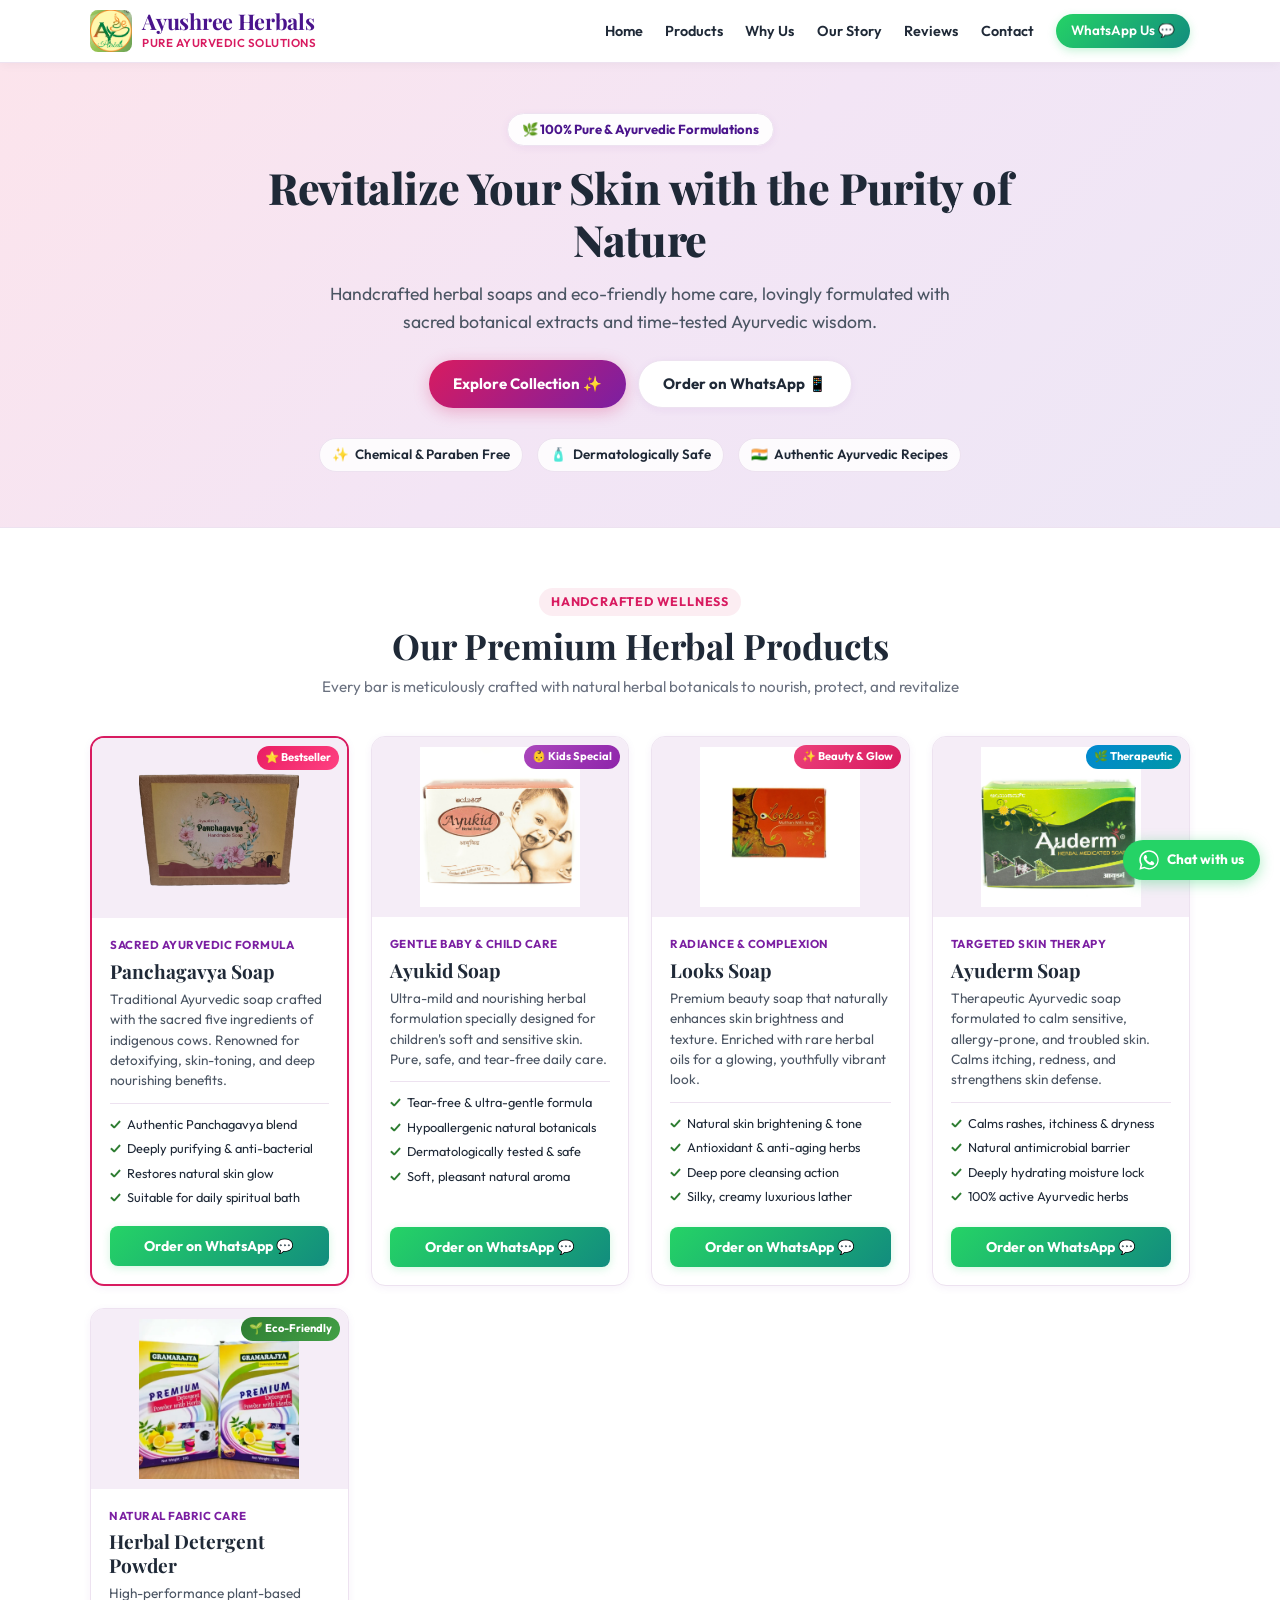
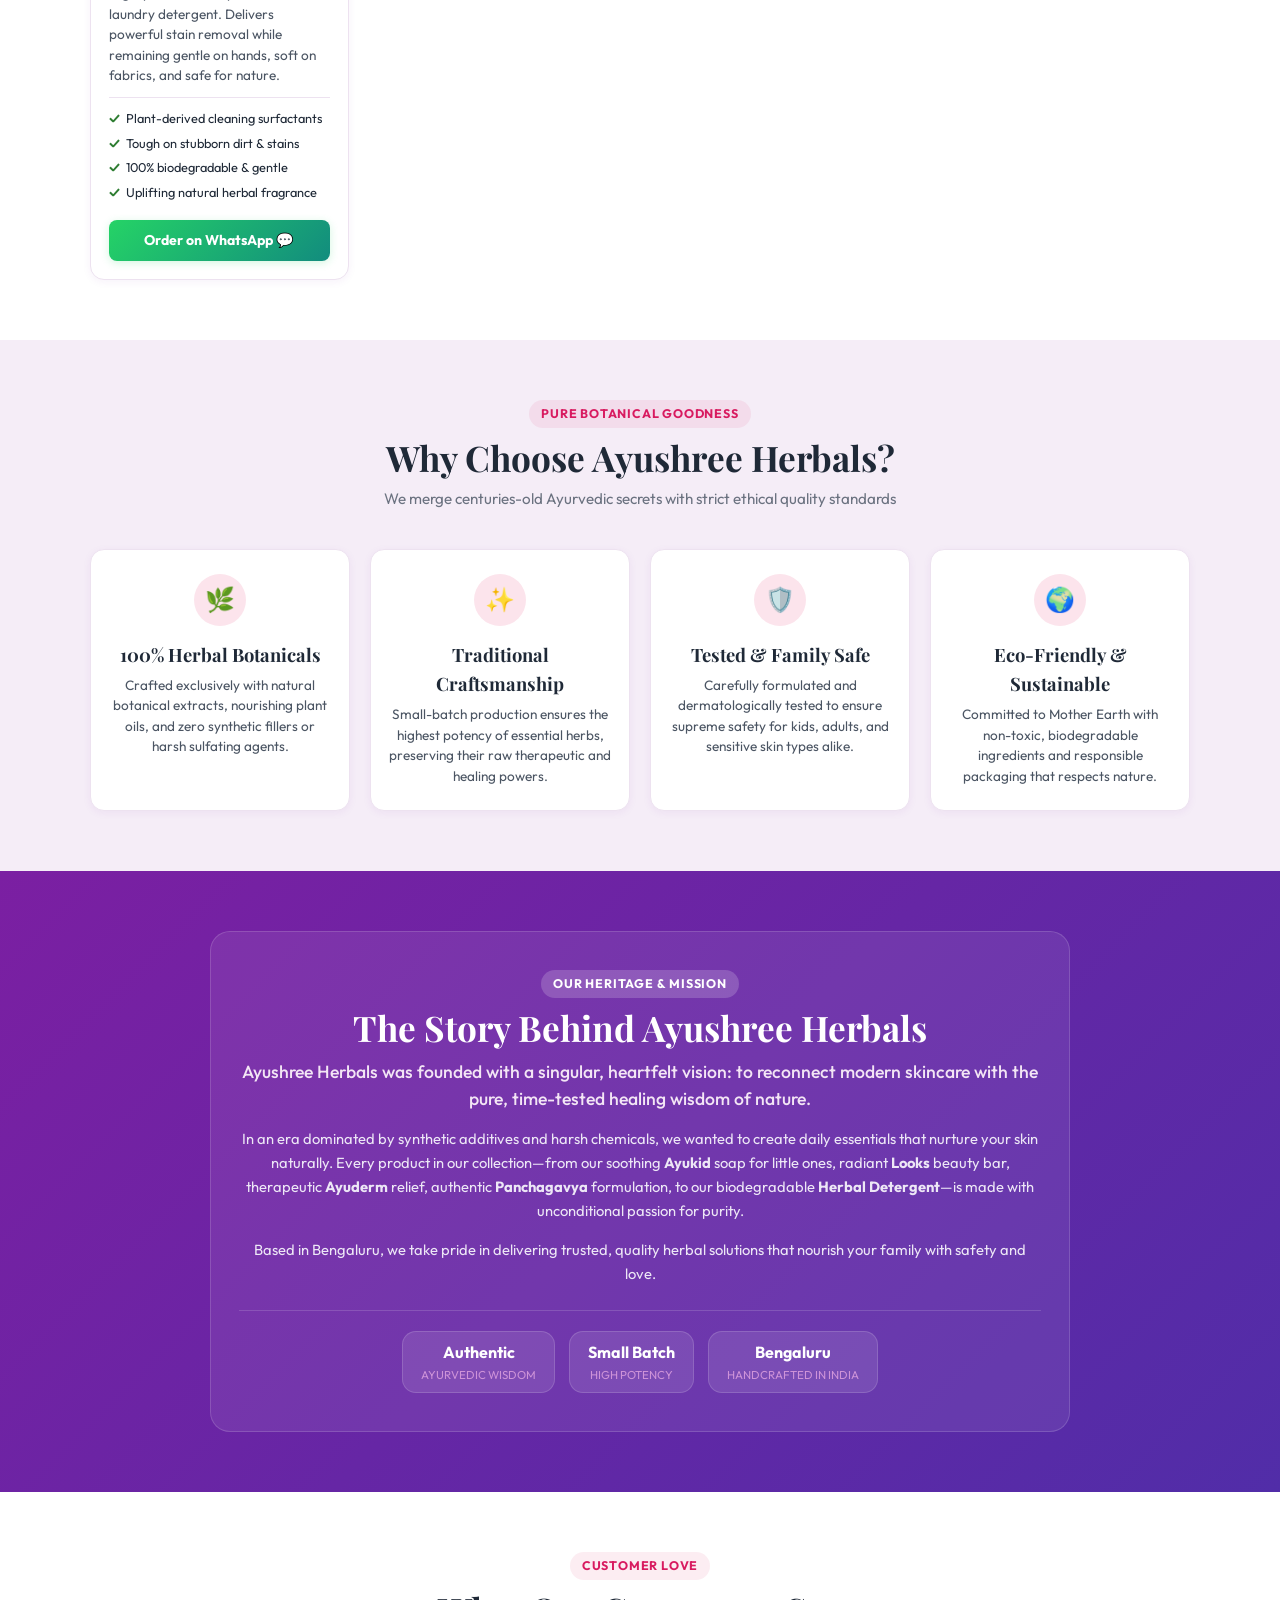
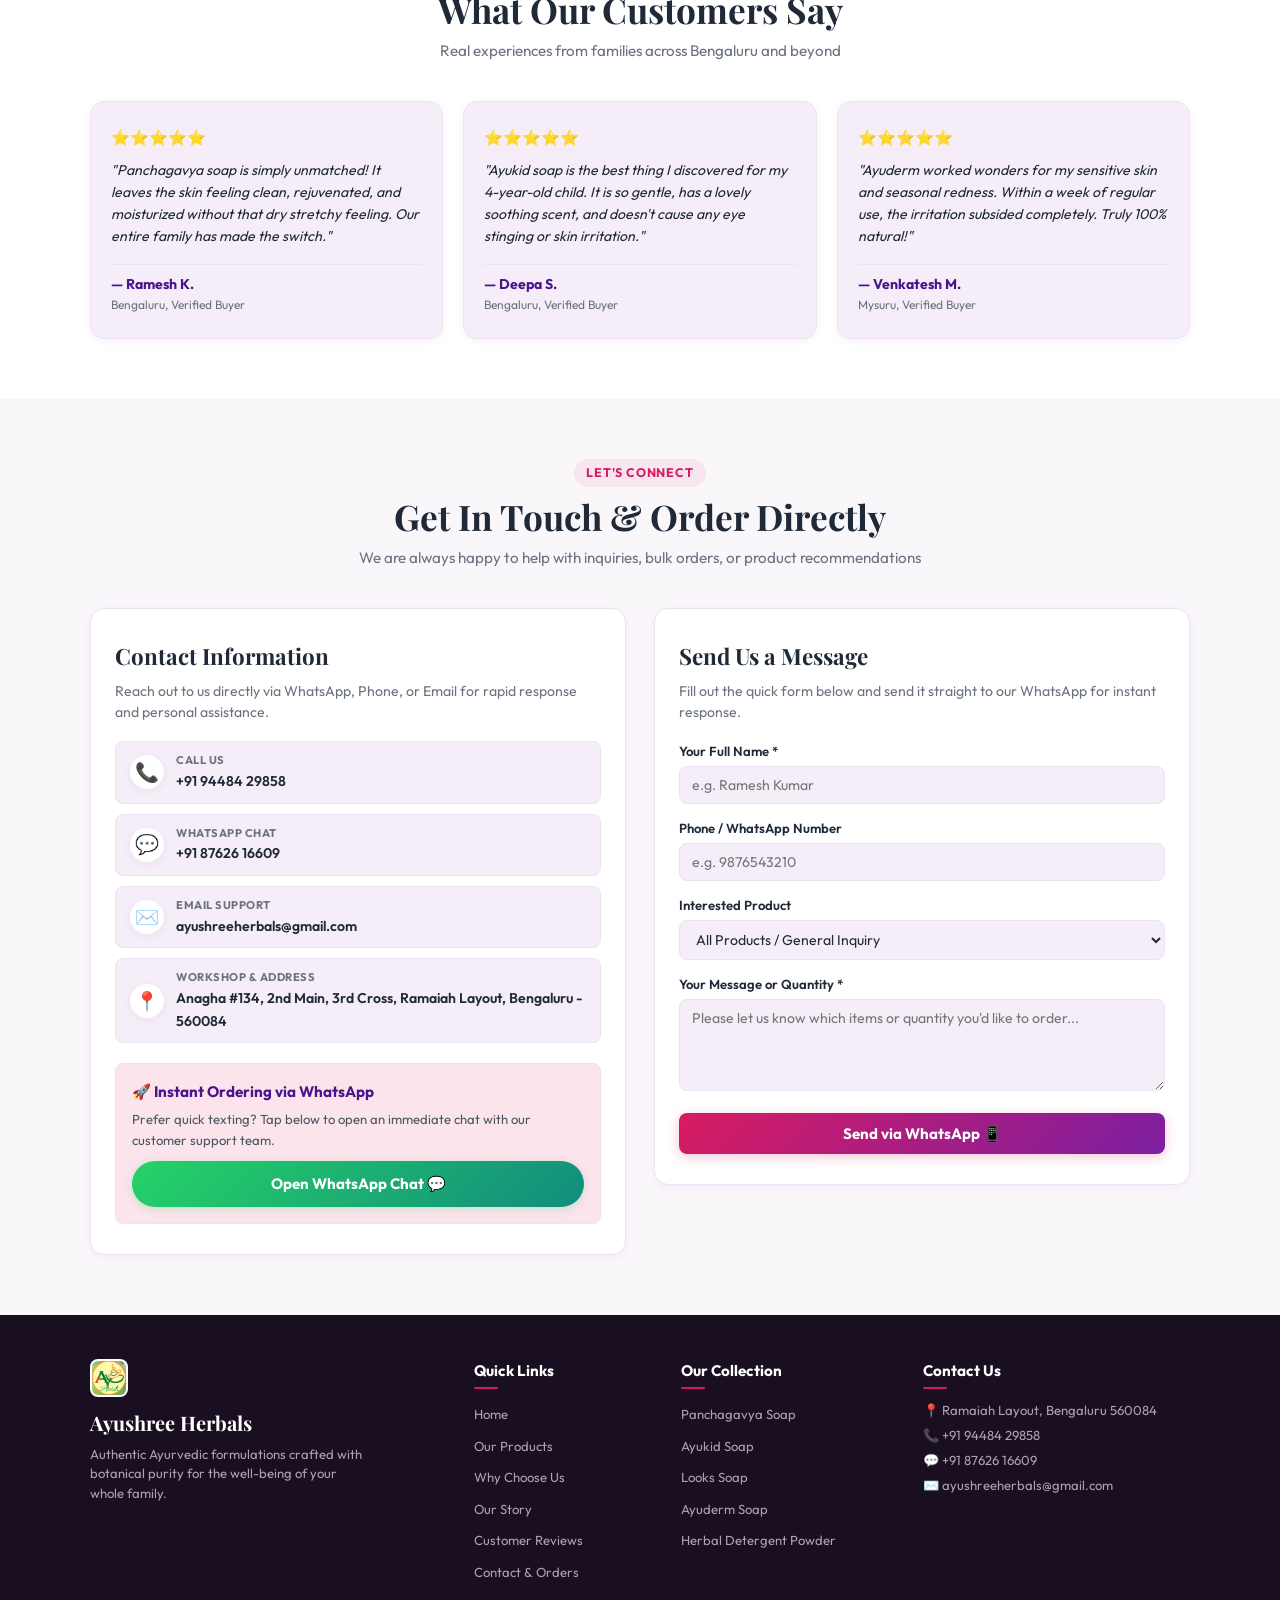
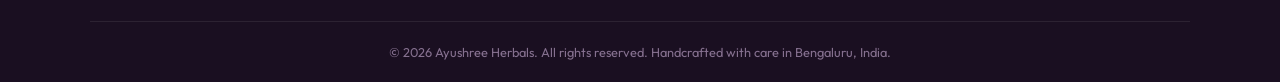
<file: index.html>
<!DOCTYPE html>
<html lang="en">

<head>
    <meta charset="UTF-8">
    <meta name="viewport" content="width=device-width, initial-scale=1.0">
    <title>Ayushree Herbals | 100% Natural Herbal Soaps & Products</title>
    <meta name="description" content="Ayushree Herbals offers handcrafted natural herbal soaps and eco-friendly products. Formulated with authentic Ayurvedic ingredients for radiant, healthy skin.">
    <meta name="keywords" content="Ayushree Herbals, Panchagavya Soap, Ayukid Soap, Ayuderm Soap, Looks Soap, Herbal Detergent, Natural Herbal Products, Ayurvedic Soap Bengaluru">
    <meta name="author" content="Ayushree Herbals">
    <link rel="canonical" href="https://ayushreeherbals.com/">
    
    <!-- Favicons -->
    <link rel="icon" type="image/png" href="favicon.png">
    <link rel="apple-touch-icon" href="apple-touch-icon.png">
    <meta name="theme-color" content="#8e24aa">
    
    <!-- Google Fonts -->
    <link rel="preconnect" href="https://fonts.googleapis.com">
    <link rel="preconnect" href="https://fonts.gstatic.com" crossorigin>
    <link href="https://fonts.googleapis.com/css2?family=Outfit:wght@300;400;500;600;700;800&family=Playfair+Display:ital,wght@0,600;0,700;0,800;1,600&display=swap" rel="stylesheet">
    
    <!-- Stylesheet -->
    <link rel="stylesheet" href="styles.css?v=4.0">
    
    <!-- Open Graph / Facebook -->
    <meta property="og:type" content="website">
    <meta property="og:url" content="https://ayushreeherbals.com/">
    <meta property="og:title" content="Ayushree Herbals | 100% Natural Herbal Soaps & Solutions">
    <meta property="og:description" content="Discover pure herbal beauty and wellness. Handcrafted natural soaps made with Ayurvedic wisdom and botanical purity.">
    <meta property="og:image" content="https://ayushreeherbals.com/images/logo.png">

    <!-- Twitter -->
    <meta property="twitter:card" content="summary_large_image">
    <meta property="twitter:url" content="https://ayushreeherbals.com/">
    <meta property="twitter:title" content="Ayushree Herbals | Pure Herbal Solutions">
    <meta property="twitter:description" content="Handcrafted natural soaps made with Ayurvedic wisdom and botanical purity.">
    <meta property="twitter:image" content="https://ayushreeherbals.com/images/logo.png">

    <!-- Structured Data / JSON-LD for SEO -->
    <script type="application/ld+json">
    {
      "@context": "https://schema.org",
      "@type": "Organization",
      "name": "Ayushree Herbals",
      "url": "https://ayushreeherbals.com",
      "logo": "https://ayushreeherbals.com/images/logo.png",
      "description": "Authentic Ayurvedic & Natural Herbal Products for skincare and home care.",
      "telephone": "+919448429858",
      "email": "ayushreeherbals@gmail.com",
      "address": {
        "@type": "PostalAddress",
        "streetAddress": "Anagha #134, 2nd Main, 3rd Cross, Ramaiah Layout",
        "addressLocality": "Bengaluru",
        "postalCode": "560084",
        "addressCountry": "IN"
      }
    }
    </script>
</head>

<body>
    <!-- Header -->
    <header id="site-header">
        <nav class="navbar container">
            <a href="#home" class="brand-link">
                <img src="images/logo.png" alt="Ayushree Herbals Logo" class="header-logo">
                <div class="logo-text">
                    <h1>Ayushree Herbals</h1>
                    <span class="tagline">Pure Ayurvedic Solutions</span>
                </div>
            </a>

            <button class="mobile-menu-toggle" id="menuToggle" aria-label="Toggle navigation menu">
                <span></span>
                <span></span>
                <span></span>
            </button>

            <ul class="nav-links" id="navLinks">
                <li><a href="#home" class="nav-item">Home</a></li>
                <li><a href="#products" class="nav-item">Products</a></li>
                <li><a href="#benefits" class="nav-item">Why Us</a></li>
                <li><a href="#about" class="nav-item">Our Story</a></li>
                <li><a href="#testimonials" class="nav-item">Reviews</a></li>
                <li><a href="#contact" class="nav-item">Contact</a></li>
                <li><a href="https://wa.me/918762616609?text=Hello%20Ayushree%20Herbals,%20I%20would%20like%20to%20inquire%20about%20your%20products." target="_blank" rel="noopener noreferrer" class="nav-cta-btn">WhatsApp Us 💬</a></li>
            </ul>
        </nav>
    </header>

    <main>
        <!-- Hero Section -->
        <section id="home" class="hero">
            <div class="hero-decor decor-1"></div>
            <div class="hero-decor decor-2"></div>
            <div class="container hero-container">
                <div class="hero-content">
                    <div class="hero-badge">🌿 100% Pure & Ayurvedic Formulations</div>
                    <h2>Revitalize Your Skin with the Purity of Nature</h2>
                    <p>Handcrafted herbal soaps and eco-friendly home care, lovingly formulated with sacred botanical extracts and time-tested Ayurvedic wisdom.</p>
                    <div class="hero-actions">
                        <a href="#products" class="cta-button primary-btn">Explore Collection ✨</a>
                        <a href="https://wa.me/918762616609?text=Hello%20Ayushree%20Herbals,%20I%20would%20like%20to%20place%20an%20order." target="_blank" rel="noopener noreferrer" class="cta-button secondary-btn">Order on WhatsApp 📱</a>
                    </div>

                    <div class="trust-highlights">
                        <div class="highlight-item">
                            <span class="highlight-icon">✨</span>
                            <span class="highlight-text">Chemical & Paraben Free</span>
                        </div>
                        <div class="highlight-item">
                            <span class="highlight-icon">🧴</span>
                            <span class="highlight-text">Dermatologically Safe</span>
                        </div>
                        <div class="highlight-item">
                            <span class="highlight-icon">🇮🇳</span>
                            <span class="highlight-text">Authentic Ayurvedic Recipes</span>
                        </div>
                    </div>
                </div>
            </div>
        </section>

        <!-- Products Section -->
        <section id="products" class="products">
            <div class="container">
                <div class="section-header">
                    <span class="section-tag">Handcrafted Wellness</span>
                    <h2 class="section-title">Our Premium Herbal Products</h2>
                    <p class="section-subtitle">Every bar is meticulously crafted with natural herbal botanicals to nourish, protect, and revitalize</p>
                </div>

                <div class="product-grid">
                    <!-- Product 1: Panchagavya Soap -->
                    <div class="product-card featured">
                        <div class="product-image panchagavya">
                            <img src="images/panchagavya.png" alt="Panchagavya Soap - Traditional Ayurvedic Soap" loading="lazy">
                            <span class="product-badge bestseller">⭐ Bestseller</span>
                        </div>
                        <div class="product-info">
                            <span class="product-category">Sacred Ayurvedic Formula</span>
                            <h3>Panchagavya Soap</h3>
                            <p class="product-description">Traditional Ayurvedic soap crafted with the sacred five ingredients of indigenous cows. Renowned for detoxifying, skin-toning, and deep nourishing benefits.</p>
                            <ul class="product-features">
                                <li><span>✓</span> Authentic Panchagavya blend</li>
                                <li><span>✓</span> Deeply purifying & anti-bacterial</li>
                                <li><span>✓</span> Restores natural skin glow</li>
                                <li><span>✓</span> Suitable for daily spiritual bath</li>
                            </ul>
                            <div class="product-footer">
                                <a href="https://wa.me/918762616609?text=Hi%20Ayushree%20Herbals,%20I%20am%20interested%20in%20ordering%20the%20Panchagavya%20Soap.%20Please%20share%20price%20and%20details." target="_blank" rel="noopener noreferrer" class="buy-button">
                                    Order on WhatsApp 💬
                                </a>
                            </div>
                        </div>
                    </div>

                    <!-- Product 2: Ayukid Soap -->
                    <div class="product-card">
                        <div class="product-image ayukid">
                            <img src="images/ayukid.jpeg" alt="Ayukid Soap - Kids Special Gentle Formula" loading="lazy">
                            <span class="product-badge kids">👶 Kids Special</span>
                        </div>
                        <div class="product-info">
                            <span class="product-category">Gentle Baby & Child Care</span>
                            <h3>Ayukid Soap</h3>
                            <p class="product-description">Ultra-mild and nourishing herbal formulation specially designed for children's soft and sensitive skin. Pure, safe, and tear-free daily care.</p>
                            <ul class="product-features">
                                <li><span>✓</span> Tear-free & ultra-gentle formula</li>
                                <li><span>✓</span> Hypoallergenic natural botanicals</li>
                                <li><span>✓</span> Dermatologically tested & safe</li>
                                <li><span>✓</span> Soft, pleasant natural aroma</li>
                            </ul>
                            <div class="product-footer">
                                <a href="https://wa.me/918762616609?text=Hi%20Ayushree%20Herbals,%20I%20am%20interested%20in%20ordering%20the%20Ayukid%20Soap.%20Please%20share%20price%20and%20details." target="_blank" rel="noopener noreferrer" class="buy-button">
                                    Order on WhatsApp 💬
                                </a>
                            </div>
                        </div>
                    </div>

                    <!-- Product 3: Looks Soap -->
                    <div class="product-card">
                        <div class="product-image looks">
                            <img src="images/looks.webp" alt="Looks Soap - Glow & Beauty" loading="lazy">
                            <span class="product-badge beauty">✨ Beauty & Glow</span>
                        </div>
                        <div class="product-info">
                            <span class="product-category">Radiance & Complexion</span>
                            <h3>Looks Soap</h3>
                            <p class="product-description">Premium beauty soap that naturally enhances skin brightness and texture. Enriched with rare herbal oils for a glowing, youthfully vibrant look.</p>
                            <ul class="product-features">
                                <li><span>✓</span> Natural skin brightening & tone</li>
                                <li><span>✓</span> Antioxidant & anti-aging herbs</li>
                                <li><span>✓</span> Deep pore cleansing action</li>
                                <li><span>✓</span> Silky, creamy luxurious lather</li>
                            </ul>
                            <div class="product-footer">
                                <a href="https://wa.me/918762616609?text=Hi%20Ayushree%20Herbals,%20I%20am%20interested%20in%20ordering%20the%20Looks%20Soap.%20Please%20share%20price%20and%20details." target="_blank" rel="noopener noreferrer" class="buy-button">
                                    Order on WhatsApp 💬
                                </a>
                            </div>
                        </div>
                    </div>

                    <!-- Product 4: Ayuderm Soap -->
                    <div class="product-card">
                        <div class="product-image ayuderm">
                            <img src="images/ayuderm.jpeg" alt="Ayuderm Soap - Therapeutic Skin Care" loading="lazy">
                            <span class="product-badge therapeutic">🌿 Therapeutic</span>
                        </div>
                        <div class="product-info">
                            <span class="product-category">Targeted Skin Therapy</span>
                            <h3>Ayuderm Soap</h3>
                            <p class="product-description">Therapeutic Ayurvedic soap formulated to calm sensitive, allergy-prone, and troubled skin. Calms itching, redness, and strengthens skin defense.</p>
                            <ul class="product-features">
                                <li><span>✓</span> Calms rashes, itchiness & dryness</li>
                                <li><span>✓</span> Natural antimicrobial barrier</li>
                                <li><span>✓</span> Deeply hydrating moisture lock</li>
                                <li><span>✓</span> 100% active Ayurvedic herbs</li>
                            </ul>
                            <div class="product-footer">
                                <a href="https://wa.me/918762616609?text=Hi%20Ayushree%20Herbals,%20I%20am%20interested%20in%20ordering%20the%20Ayuderm%20Soap.%20Please%20share%20price%20and%20details." target="_blank" rel="noopener noreferrer" class="buy-button">
                                    Order on WhatsApp 💬
                                </a>
                            </div>
                        </div>
                    </div>

                    <!-- Product 5: Herbal Detergent Powder -->
                    <div class="product-card">
                        <div class="product-image detergent">
                            <img src="images/detergent.webp" alt="Herbal Detergent Powder - Eco Friendly" loading="lazy">
                            <span class="product-badge eco">🌱 Eco-Friendly</span>
                        </div>
                        <div class="product-info">
                            <span class="product-category">Natural Fabric Care</span>
                            <h3>Herbal Detergent Powder</h3>
                            <p class="product-description">High-performance plant-based laundry detergent. Delivers powerful stain removal while remaining gentle on hands, soft on fabrics, and safe for nature.</p>
                            <ul class="product-features">
                                <li><span>✓</span> Plant-derived cleaning surfactants</li>
                                <li><span>✓</span> Tough on stubborn dirt & stains</li>
                                <li><span>✓</span> 100% biodegradable & gentle</li>
                                <li><span>✓</span> Uplifting natural herbal fragrance</li>
                            </ul>
                            <div class="product-footer">
                                <a href="https://wa.me/918762616609?text=Hi%20Ayushree%20Herbals,%20I%20am%20interested%20in%20ordering%20the%20Herbal%20Detergent%20Powder.%20Please%20share%20price%20and%20details." target="_blank" rel="noopener noreferrer" class="buy-button">
                                    Order on WhatsApp 💬
                                </a>
                            </div>
                        </div>
                    </div>
                </div>
            </div>
        </section>

        <!-- Benefits / Why Choose Us Section -->
        <section id="benefits" class="benefits">
            <div class="container">
                <div class="section-header">
                    <span class="section-tag">Pure Botanical Goodness</span>
                    <h2 class="section-title">Why Choose Ayushree Herbals?</h2>
                    <p class="section-subtitle">We merge centuries-old Ayurvedic secrets with strict ethical quality standards</p>
                </div>

                <div class="benefits-grid">
                    <div class="benefit-card">
                        <div class="benefit-icon-wrapper">
                            <span class="benefit-icon">🌿</span>
                        </div>
                        <h3>100% Herbal Botanicals</h3>
                        <p>Crafted exclusively with natural botanical extracts, nourishing plant oils, and zero synthetic fillers or harsh sulfating agents.</p>
                    </div>

                    <div class="benefit-card">
                        <div class="benefit-icon-wrapper">
                            <span class="benefit-icon">✨</span>
                        </div>
                        <h3>Traditional Craftsmanship</h3>
                        <p>Small-batch production ensures the highest potency of essential herbs, preserving their raw therapeutic and healing powers.</p>
                    </div>

                    <div class="benefit-card">
                        <div class="benefit-icon-wrapper">
                            <span class="benefit-icon">🛡️</span>
                        </div>
                        <h3>Tested & Family Safe</h3>
                        <p>Carefully formulated and dermatologically tested to ensure supreme safety for kids, adults, and sensitive skin types alike.</p>
                    </div>

                    <div class="benefit-card">
                        <div class="benefit-icon-wrapper">
                            <span class="benefit-icon">🌍</span>
                        </div>
                        <h3>Eco-Friendly & Sustainable</h3>
                        <p>Committed to Mother Earth with non-toxic, biodegradable ingredients and responsible packaging that respects nature.</p>
                    </div>
                </div>
            </div>
        </section>

        <!-- About Story Section -->
        <section id="about" class="about">
            <div class="container about-container">
                <div class="about-card">
                    <div class="about-content">
                        <span class="section-tag light-tag">Our Heritage & Mission</span>
                        <h2 class="section-title light-title">The Story Behind Ayushree Herbals</h2>
                        <p class="about-lead">
                            Ayushree Herbals was founded with a singular, heartfelt vision: to reconnect modern skincare with the pure, time-tested healing wisdom of nature.
                        </p>
                        <p class="about-text">
                            In an era dominated by synthetic additives and harsh chemicals, we wanted to create daily essentials that nurture your skin naturally. Every product in our collection—from our soothing <strong>Ayukid</strong> soap for little ones, radiant <strong>Looks</strong> beauty bar, therapeutic <strong>Ayuderm</strong> relief, authentic <strong>Panchagavya</strong> formulation, to our biodegradable <strong>Herbal Detergent</strong>—is made with unconditional passion for purity.
                        </p>
                        <p class="about-text">
                            Based in Bengaluru, we take pride in delivering trusted, quality herbal solutions that nourish your family with safety and love.
                        </p>
                        <div class="about-badges">
                            <div class="about-badge-item">
                                <strong>Authentic</strong>
                                <span>Ayurvedic Wisdom</span>
                            </div>
                            <div class="about-badge-item">
                                <strong>Small Batch</strong>
                                <span>High Potency</span>
                            </div>
                            <div class="about-badge-item">
                                <strong>Bengaluru</strong>
                                <span>Handcrafted in India</span>
                            </div>
                        </div>
                    </div>
                </div>
            </div>
        </section>

        <!-- Testimonials Section -->
        <section id="testimonials" class="testimonials">
            <div class="container">
                <div class="section-header">
                    <span class="section-tag">Customer Love</span>
                    <h2 class="section-title">What Our Customers Say</h2>
                    <p class="section-subtitle">Real experiences from families across Bengaluru and beyond</p>
                </div>

                <div class="testimonials-grid">
                    <div class="testimonial-card">
                        <div class="testimonial-rating">⭐⭐⭐⭐⭐</div>
                        <p class="testimonial-text">"Panchagavya soap is simply unmatched! It leaves the skin feeling clean, rejuvenated, and moisturized without that dry stretchy feeling. Our entire family has made the switch."</p>
                        <div class="testimonial-author">
                            <strong>— Ramesh K.</strong>
                            <span>Bengaluru, Verified Buyer</span>
                        </div>
                    </div>

                    <div class="testimonial-card">
                        <div class="testimonial-rating">⭐⭐⭐⭐⭐</div>
                        <p class="testimonial-text">"Ayukid soap is the best thing I discovered for my 4-year-old child. It is so gentle, has a lovely soothing scent, and doesn't cause any eye stinging or skin irritation."</p>
                        <div class="testimonial-author">
                            <strong>— Deepa S.</strong>
                            <span>Bengaluru, Verified Buyer</span>
                        </div>
                    </div>

                    <div class="testimonial-card">
                        <div class="testimonial-rating">⭐⭐⭐⭐⭐</div>
                        <p class="testimonial-text">"Ayuderm worked wonders for my sensitive skin and seasonal redness. Within a week of regular use, the irritation subsided completely. Truly 100% natural!"</p>
                        <div class="testimonial-author">
                            <strong>— Venkatesh M.</strong>
                            <span>Mysuru, Verified Buyer</span>
                        </div>
                    </div>
                </div>
            </div>
        </section>

        <!-- Contact & Order Section -->
        <section id="contact" class="contact">
            <div class="container">
                <div class="section-header">
                    <span class="section-tag">Let's Connect</span>
                    <h2 class="section-title">Get In Touch & Order Directly</h2>
                    <p class="section-subtitle">We are always happy to help with inquiries, bulk orders, or product recommendations</p>
                </div>

                <div class="contact-content">
                    <div class="contact-info">
                        <h3>Contact Information</h3>
                        <p class="contact-intro">Reach out to us directly via WhatsApp, Phone, or Email for rapid response and personal assistance.</p>
                        
                        <div class="info-list">
                            <a href="tel:9448429858" class="info-item">
                                <div class="info-icon">📞</div>
                                <div class="info-text">
                                    <span class="info-label">Call Us</span>
                                    <span class="info-val">+91 94484 29858</span>
                                </div>
                            </a>

                            <a href="https://wa.me/918762616609" target="_blank" rel="noopener noreferrer" class="info-item">
                                <div class="info-icon">💬</div>
                                <div class="info-text">
                                    <span class="info-label">WhatsApp Chat</span>
                                    <span class="info-val">+91 87626 16609</span>
                                </div>
                            </a>

                            <a href="mailto:ayushreeherbals@gmail.com" class="info-item">
                                <div class="info-icon">✉️</div>
                                <div class="info-text">
                                    <span class="info-label">Email Support</span>
                                    <span class="info-val">ayushreeherbals@gmail.com</span>
                                </div>
                            </a>

                            <div class="info-item location-item">
                                <div class="info-icon">📍</div>
                                <div class="info-text">
                                    <span class="info-label">Workshop & Address</span>
                                    <span class="info-val">Anagha #134, 2nd Main, 3rd Cross, Ramaiah Layout, Bengaluru - 560084</span>
                                </div>
                            </div>
                        </div>

                        <div class="quick-order-card">
                            <h4>🚀 Instant Ordering via WhatsApp</h4>
                            <p>Prefer quick texting? Tap below to open an immediate chat with our customer support team.</p>
                            <a href="https://wa.me/918762616609?text=Hello%20Ayushree%20Herbals,%20I%20would%20like%20to%20order%20products." target="_blank" rel="noopener noreferrer" class="cta-button full-btn">
                                Open WhatsApp Chat 💬
                            </a>
                        </div>
                    </div>

                    <div class="contact-form-container">
                        <h3>Send Us a Message</h3>
                        <p class="form-subtext">Fill out the quick form below and send it straight to our WhatsApp for instant response.</p>
                        <form id="contactForm" class="contact-form">
                            <div class="form-group">
                                <label for="name">Your Full Name *</label>
                                <input type="text" id="name" placeholder="e.g. Ramesh Kumar" required>
                            </div>

                            <div class="form-group">
                                <label for="phone">Phone / WhatsApp Number</label>
                                <input type="tel" id="phone" placeholder="e.g. 9876543210">
                            </div>

                            <div class="form-group">
                                <label for="productSelect">Interested Product</label>
                                <select id="productSelect">
                                    <option value="All Products / General Inquiry">All Products / General Inquiry</option>
                                    <option value="Panchagavya Soap">Panchagavya Soap (Bestseller)</option>
                                    <option value="Ayukid Soap">Ayukid Soap (Kids Special)</option>
                                    <option value="Looks Soap">Looks Soap (Beauty & Glow)</option>
                                    <option value="Ayuderm Soap">Ayuderm Soap (Therapeutic Care)</option>
                                    <option value="Herbal Detergent Powder">Herbal Detergent Powder</option>
                                    <option value="Bulk / Distributor Order">Bulk / Distributor Order</option>
                                </select>
                            </div>

                            <div class="form-group">
                                <label for="message">Your Message or Quantity *</label>
                                <textarea id="message" placeholder="Please let us know which items or quantity you'd like to order..." rows="4" required></textarea>
                            </div>

                            <button type="submit" class="submit-button">
                                <span>Send via WhatsApp 📱</span>
                            </button>
                        </form>
                    </div>
                </div>
            </div>
        </section>
    </main>

    <!-- Floating WhatsApp Action -->
    <aside class="floating-whatsapp" aria-label="WhatsApp Quick Contact">
        <a href="https://wa.me/918762616609?text=Hello%20Ayushree%20Herbals,%20I%20would%20like%20to%20know%20more%20about%20your%20herbal%20products." target="_blank" rel="noopener noreferrer" class="whatsapp-btn" title="Chat on WhatsApp">
            <svg viewBox="0 0 32 32" class="wa-icon" fill="currentColor">
                <path d="M16 0.5C7.4 0.5 0.5 7.4 0.5 16c0 2.8 0.7 5.4 2 7.7L0.6 31.4l7.9-2.1c2.2 1.2 4.7 1.8 7.5 1.8 8.6 0 15.5-6.9 15.5-15.5S24.6 0.5 16 0.5zm0 28.3c-2.4 0-4.6-0.6-6.6-1.8l-0.5-0.3-4.9 1.3 1.3-4.8-0.3-0.5c-1.3-2-2-4.4-2-6.8 0-7.3 5.9-13.2 13.2-13.2 7.3 0 13.2 5.9 13.2 13.2 0 7.3-6 13.1-13.4 13.1zm7.2-9.9c-0.4-0.2-2.3-1.1-2.7-1.3s-0.6-0.2-0.9 0.2c-0.3 0.4-1.1 1.3-1.3 1.6s-0.5 0.3-0.9 0.1c-0.4-0.2-1.7-0.6-3.3-2-1.2-1.1-2-2.4-2.3-2.8s0-0.6 0.2-0.8c0.2-0.2 0.4-0.5 0.6-0.7s0.3-0.4 0.4-0.7c0.1-0.3 0.1-0.5 0-0.7s-0.9-2.2-1.2-3c-0.3-0.8-0.6-0.7-0.9-0.7h-0.8c-0.3 0-0.7 0.1-1.1 0.5s-1.5 1.5-1.5 3.6c0 2.1 1.5 4.2 1.7 4.5s3 4.6 7.3 6.4c1 0.4 1.8 0.7 2.4 0.9 1 0.3 2 0.3 2.7 0.2 0.8-0.1 2.3-0.9 2.6-1.8s0.3-1.7 0.2-1.8c-0.1-0.1-0.4-0.2-0.8-0.4z"/>
            </svg>
            <span class="whatsapp-text">Chat with us</span>
        </a>
    </aside>

    <!-- Footer -->
    <footer>
        <div class="container footer-container">
            <div class="footer-top">
                <div class="footer-brand">
                    <img src="images/logo.png" alt="Ayushree Herbals Logo" class="footer-logo">
                    <h3>Ayushree Herbals</h3>
                    <p>Authentic Ayurvedic formulations crafted with botanical purity for the well-being of your whole family.</p>
                </div>

                <div class="footer-links-col">
                    <h4>Quick Links</h4>
                    <ul>
                        <li><a href="#home">Home</a></li>
                        <li><a href="#products">Our Products</a></li>
                        <li><a href="#benefits">Why Choose Us</a></li>
                        <li><a href="#about">Our Story</a></li>
                        <li><a href="#testimonials">Customer Reviews</a></li>
                        <li><a href="#contact">Contact & Orders</a></li>
                    </ul>
                </div>

                <div class="footer-links-col">
                    <h4>Our Collection</h4>
                    <ul>
                        <li><a href="#products">Panchagavya Soap</a></li>
                        <li><a href="#products">Ayukid Soap</a></li>
                        <li><a href="#products">Looks Soap</a></li>
                        <li><a href="#products">Ayuderm Soap</a></li>
                        <li><a href="#products">Herbal Detergent Powder</a></li>
                    </ul>
                </div>

                <div class="footer-links-col">
                    <h4>Contact Us</h4>
                    <p>📍 Ramaiah Layout, Bengaluru 560084</p>
                    <p>📞 +91 94484 29858</p>
                    <p>💬 +91 87626 16609</p>
                    <p>✉️ ayushreeherbals@gmail.com</p>
                </div>
            </div>

            <div class="footer-bottom">
                <p>&copy; 2026 Ayushree Herbals. All rights reserved. Handcrafted with care in Bengaluru, India.</p>
            </div>
        </div>
    </footer>

    <!-- Interactive JavaScript -->
    <script>
        // Mobile Navigation Toggle
        const menuToggle = document.getElementById('menuToggle');
        const navLinks = document.getElementById('navLinks');

        if (menuToggle && navLinks) {
            menuToggle.addEventListener('click', () => {
                navLinks.classList.toggle('open');
                menuToggle.classList.toggle('active');
            });

            // Close menu when clicking nav item
            document.querySelectorAll('.nav-item').forEach(link => {
                link.addEventListener('click', () => {
                    navLinks.classList.remove('open');
                    menuToggle.classList.remove('active');
                });
            });
        }

        // Header Background Shadow on Scroll
        window.addEventListener('scroll', () => {
            const header = document.getElementById('site-header');
            if (window.scrollY > 40) {
                header.classList.add('scrolled');
            } else {
                header.classList.remove('scrolled');
            }
        });

        // WhatsApp Contact Form Handler
        const contactForm = document.getElementById('contactForm');
        if (contactForm) {
            contactForm.addEventListener('submit', function (e) {
                e.preventDefault();

                const name = document.getElementById('name').value.trim();
                const phone = document.getElementById('phone').value.trim();
                const product = document.getElementById('productSelect').value;
                const message = document.getElementById('message').value.trim();

                let formattedMsg = `*🌿 New Ayushree Herbals Website Inquiry*%0A%0A` +
                                   `*Name:* ${encodeURIComponent(name)}%0A` +
                                   (phone ? `*Phone:* ${encodeURIComponent(phone)}%0A` : '') +
                                   `*Product:* ${encodeURIComponent(product)}%0A` +
                                   `*Message / Requirement:* ${encodeURIComponent(message)}%0A%0A` +
                                   `_Sent from website: ayushreeherbals.com_`;

                const whatsappNumber = '918762616609';
                const whatsappUrl = `https://wa.me/${whatsappNumber}?text=${formattedMsg}`;

                window.open(whatsappUrl, '_blank');
            });
        }
    </script>
</body>

</html>
</file>
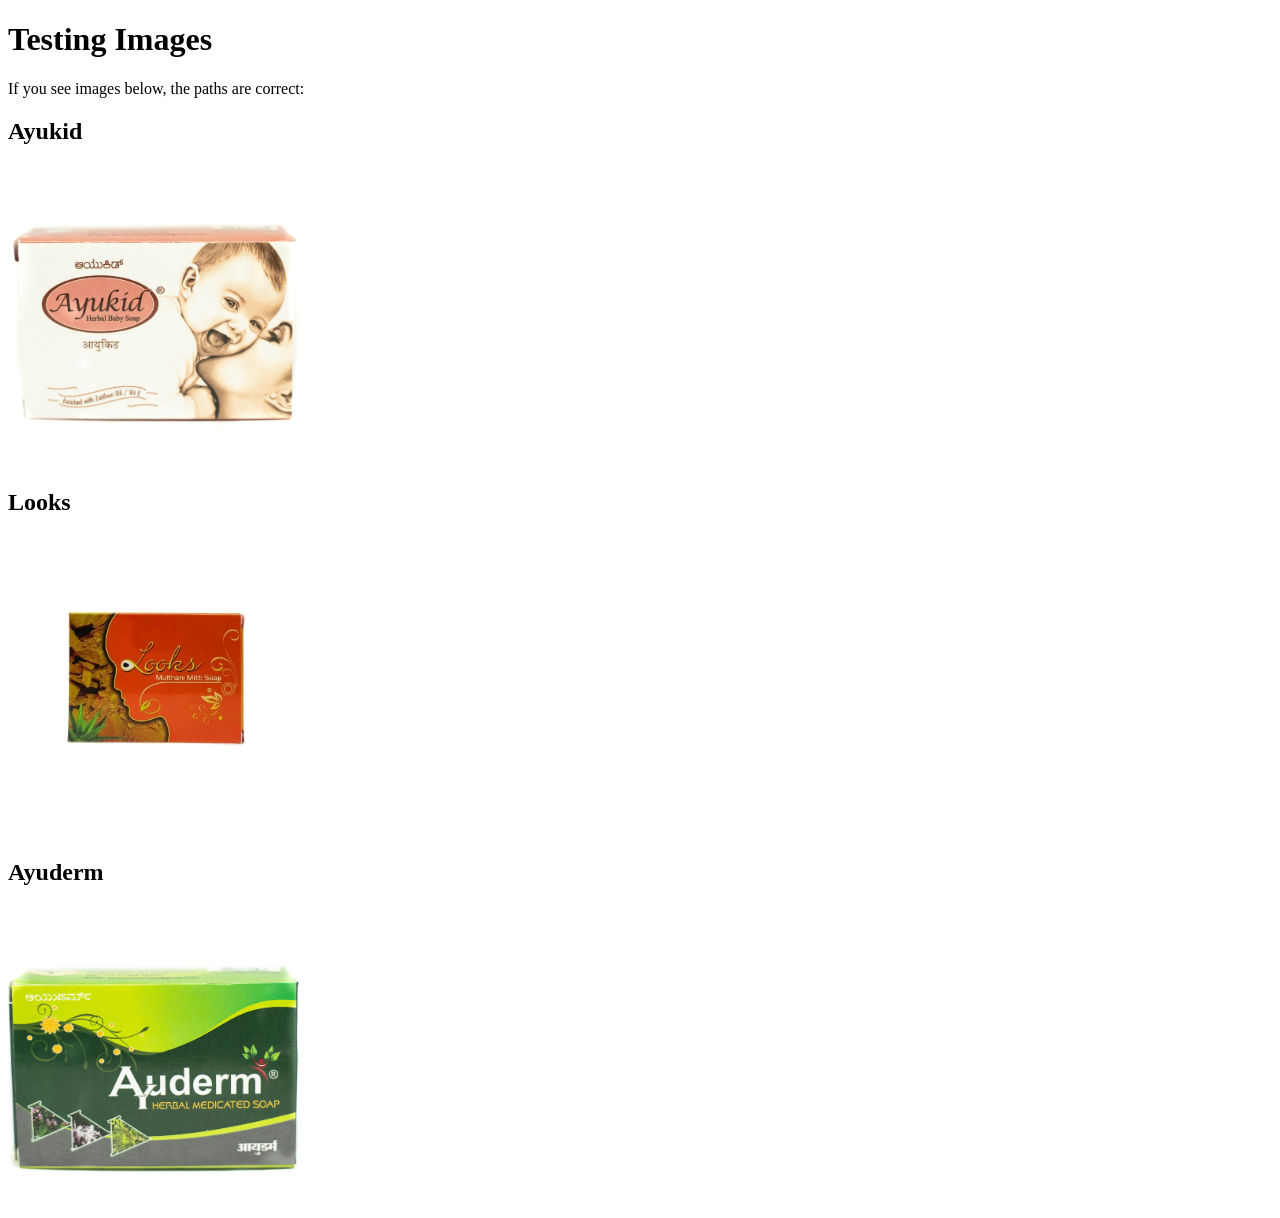
<file: test.html>
<!DOCTYPE html>
<html>
<head>
    <title>Image Test</title>
</head>
<body>
    <h1>Testing Images</h1>
    <p>If you see images below, the paths are correct:</p>

    <h2>Ayukid</h2>
    <img src="images/ayukid.jpeg" alt="Ayukid" style="max-width: 300px;">

    <h2>Looks</h2>
    <img src="images/looks.webp" alt="Looks" style="max-width: 300px;">

    <h2>Ayuderm</h2>
    <img src="images/ayuderm.jpeg" alt="Ayuderm" style="max-width: 300px;">
</body>
</html>
</file>
<file: styles.css>
﻿/* ==========================================================================
   Ayushree Herbals - Clean Responsive Stylesheet (Cross-Browser Optimized)
   ========================================================================== */

:root {
    --primary: #7b1fa2;
    --primary-dark: #4a148c;
    --primary-light: #ba68c8;
    --secondary: #d81b60;
    --secondary-dark: #ad1457;
    --secondary-light: #ff4081;
    --accent-green: #2e7d32;
    --accent-wa: #25D366;
    --text-dark: #1f2937;
    --text-body: #4b5563;
    --text-muted: #6b7280;
    --bg-page: #faf7fb;
    --bg-card: #ffffff;
    --bg-soft: #f5edf7;
    --border-color: #ede2f0;
    --radius-sm: 8px;
    --radius-md: 14px;
    --radius-lg: 20px;
    --radius-full: 9999px;
    --shadow-sm: 0 2px 8px rgba(123, 31, 162, 0.06);
    --shadow-md: 0 6px 20px rgba(123, 31, 162, 0.1);
    --shadow-lg: 0 12px 32px rgba(123, 31, 162, 0.14);
    --transition: all 0.25s ease-in-out;
    --font-heading: 'Playfair Display', Georgia, serif;
    --font-body: 'Outfit', -apple-system, BlinkMacSystemFont, 'Segoe UI', Roboto, sans-serif;
}

/* Reset & Cross-Browser Normalization */
*, *::before, *::after {
    margin: 0;
    padding: 0;
    box-sizing: border-box;
    -moz-box-sizing: border-box;
    -webkit-box-sizing: border-box;
}

html {
    scroll-behavior: smooth;
    font-size: 16px;
    -webkit-text-size-adjust: 100%;
    -moz-text-size-adjust: 100%;
    text-size-adjust: 100%;
}

body {
    font-family: var(--font-body);
    line-height: 1.6;
    color: var(--text-body);
    background-color: var(--bg-page);
    overflow-x: hidden;
    -webkit-font-smoothing: antialiased;
    -moz-osx-font-smoothing: grayscale;
}

img {
    max-width: 100%;
    height: auto;
    display: block;
}

a {
    text-decoration: none;
    color: inherit;
    transition: var(--transition);
}

ul {
    list-style: none;
}

.container {
    max-width: 1140px;
    margin: 0 auto;
    padding: 0 20px;
}

/* ==========================================================================
   Header & Navigation
   ========================================================================== */
#site-header {
    background: rgba(255, 255, 255, 0.98);
    position: sticky;
    top: 0;
    z-index: 1000;
    border-bottom: 1px solid var(--border-color);
    box-shadow: 0 2px 10px rgba(0, 0, 0, 0.04);
}

.navbar {
    display: flex;
    justify-content: space-between;
    align-items: center;
    padding: 0.6rem 20px;
    min-height: 62px;
}

.brand-link {
    display: flex;
    align-items: center;
    gap: 10px;
    min-width: 0;
    flex-shrink: 0;
}

.header-logo {
    height: 42px;
    max-height: 42px;
    width: auto;
    max-width: 60px;
    object-fit: contain;
    border-radius: var(--radius-sm);
    flex-shrink: 0;
}

.logo-text {
    display: flex;
    flex-direction: column;
}

.logo-text h1 {
    font-family: var(--font-heading);
    font-size: 1.35rem;
    font-weight: 700;
    color: var(--primary-dark);
    letter-spacing: -0.3px;
    line-height: 1.1;
    margin: 0;
}

.logo-text .tagline {
    font-size: 0.72rem;
    font-weight: 600;
    color: var(--secondary);
    letter-spacing: 0.5px;
    text-transform: uppercase;
}

.nav-links {
    display: flex;
    align-items: center;
    gap: 1.4rem;
}

.nav-item {
    font-size: 0.9rem;
    font-weight: 600;
    color: var(--text-dark);
    position: relative;
    padding: 4px 0;
}

.nav-item::after {
    content: '';
    position: absolute;
    bottom: 0;
    left: 0;
    width: 0;
    height: 2px;
    background: var(--primary);
    border-radius: 2px;
    transition: var(--transition);
}

.nav-item:hover {
    color: var(--primary);
}

.nav-item:hover::after {
    width: 100%;
}

.nav-cta-btn {
    background: linear-gradient(135deg, #25D366 0%, #128C7E 100%);
    color: white !important;
    padding: 6px 15px;
    border-radius: var(--radius-full);
    font-size: 0.84rem;
    font-weight: 600;
    display: inline-flex;
    align-items: center;
    gap: 6px;
    box-shadow: 0 3px 8px rgba(37, 211, 102, 0.25);
}

.nav-cta-btn:hover {
    transform: translateY(-1px);
    box-shadow: 0 5px 12px rgba(37, 211, 102, 0.35);
}

.mobile-menu-toggle {
    display: none;
    flex-direction: column;
    justify-content: space-between;
    width: 24px;
    height: 18px;
    background: transparent;
    border: none;
    cursor: pointer;
    padding: 0;
    z-index: 1001;
}

.mobile-menu-toggle span {
    width: 100%;
    height: 2px;
    background: var(--text-dark);
    border-radius: 2px;
    transition: var(--transition);
}

.mobile-menu-toggle.active span:nth-child(1) {
    transform: translateY(8px) rotate(45deg);
}

.mobile-menu-toggle.active span:nth-child(2) {
    opacity: 0;
}

.mobile-menu-toggle.active span:nth-child(3) {
    transform: translateY(-8px) rotate(-45deg);
}

/* ==========================================================================
   Hero Section
   ========================================================================== */
.hero {
    position: relative;
    padding: 50px 0 55px;
    background: linear-gradient(135deg, #fce4ec 0%, #f3e5f5 50%, #ede7f6 100%);
    text-align: center;
    border-bottom: 1px solid var(--border-color);
}

.hero-content {
    max-width: 760px;
    margin: 0 auto;
}

.hero-badge {
    display: inline-flex;
    align-items: center;
    gap: 6px;
    background: rgba(255, 255, 255, 0.92);
    border: 1px solid var(--border-color);
    color: var(--primary-dark);
    font-size: 0.82rem;
    font-weight: 700;
    padding: 5px 14px;
    border-radius: var(--radius-full);
    margin-bottom: 16px;
    box-shadow: var(--shadow-sm);
}

.hero-content h2 {
    font-family: var(--font-heading);
    font-size: clamp(1.85rem, 3.4vw, 2.7rem);
    font-weight: 800;
    line-height: 1.2;
    color: var(--text-dark);
    margin-bottom: 14px;
    letter-spacing: -0.4px;
}

.hero-content p {
    font-size: clamp(0.95rem, 1.5vw, 1.1rem);
    line-height: 1.6;
    color: var(--text-body);
    margin-bottom: 24px;
    max-width: 620px;
    margin-left: auto;
    margin-right: auto;
}

.hero-actions {
    display: flex;
    justify-content: center;
    gap: 12px;
    flex-wrap: wrap;
    margin-bottom: 30px;
}

.cta-button {
    display: inline-flex;
    align-items: center;
    justify-content: center;
    gap: 6px;
    padding: 11px 24px;
    border-radius: var(--radius-full);
    font-size: 0.94rem;
    font-weight: 700;
    cursor: pointer;
    transition: var(--transition);
}

.primary-btn {
    background: linear-gradient(135deg, var(--secondary) 0%, var(--primary) 100%);
    color: white;
    box-shadow: 0 4px 16px rgba(216, 27, 96, 0.28);
}

.primary-btn:hover {
    transform: translateY(-2px);
    box-shadow: 0 6px 20px rgba(216, 27, 96, 0.4);
}

.secondary-btn {
    background: #ffffff;
    color: var(--text-dark);
    border: 1px solid var(--border-color);
    box-shadow: var(--shadow-sm);
}

.secondary-btn:hover {
    background: var(--bg-soft);
    border-color: var(--primary-light);
    transform: translateY(-2px);
    color: var(--primary);
}

.trust-highlights {
    display: flex;
    justify-content: center;
    gap: 14px;
    flex-wrap: wrap;
}

.highlight-item {
    display: flex;
    align-items: center;
    gap: 6px;
    font-size: 0.84rem;
    font-weight: 600;
    color: var(--text-dark);
    background: rgba(255, 255, 255, 0.85);
    padding: 5px 12px;
    border-radius: var(--radius-full);
    border: 1px solid var(--border-color);
}

/* ==========================================================================
   Section Headers
   ========================================================================== */
.section-header {
    text-align: center;
    max-width: 640px;
    margin: 0 auto 38px;
}

.section-tag {
    display: inline-block;
    font-size: 0.78rem;
    font-weight: 700;
    text-transform: uppercase;
    letter-spacing: 0.8px;
    color: var(--secondary);
    background: rgba(216, 27, 96, 0.08);
    padding: 4px 12px;
    border-radius: var(--radius-full);
    margin-bottom: 8px;
}

.section-title {
    font-family: var(--font-heading);
    font-size: clamp(1.7rem, 2.8vw, 2.2rem);
    font-weight: 700;
    color: var(--text-dark);
    line-height: 1.25;
    margin-bottom: 8px;
}

.section-subtitle {
    font-size: 0.95rem;
    color: var(--text-muted);
    line-height: 1.5;
}

/* ==========================================================================
   Products Section
   ========================================================================== */
.products {
    padding: 60px 0;
    background: #ffffff;
}

.product-grid {
    display: grid;
    grid-template-columns: repeat(auto-fit, minmax(240px, 1fr));
    gap: 22px;
}

.product-card {
    background: var(--bg-card);
    border-radius: var(--radius-md);
    border: 1px solid var(--border-color);
    box-shadow: var(--shadow-sm);
    overflow: hidden;
    display: flex;
    flex-direction: column;
    transition: var(--transition);
    position: relative;
    min-width: 0;
}

.product-card:hover {
    transform: translateY(-4px);
    box-shadow: var(--shadow-md);
    border-color: var(--primary-light);
}

.product-card.featured {
    border: 2px solid var(--secondary);
}

.product-image {
    position: relative;
    height: 180px;
    max-height: 180px;
    overflow: hidden;
    background: var(--bg-soft);
    display: flex;
    align-items: center;
    justify-content: center;
    padding: 10px;
}

.product-image img {
    max-height: 100%;
    max-width: 100%;
    width: auto;
    object-fit: contain;
    transition: transform 0.3s ease;
}

.product-card:hover .product-image img {
    transform: scale(1.04);
}

.product-badge {
    position: absolute;
    top: 8px;
    right: 8px;
    background: var(--text-dark);
    color: white;
    font-size: 0.7rem;
    font-weight: 700;
    padding: 3px 8px;
    border-radius: var(--radius-full);
    z-index: 2;
}

.product-badge.bestseller {
    background: linear-gradient(135deg, #e91e63, #ff4081);
}

.product-badge.kids {
    background: linear-gradient(135deg, #ab47bc, #8e24aa);
}

.product-badge.beauty {
    background: linear-gradient(135deg, #ec407a, #d81b60);
}

.product-badge.therapeutic {
    background: linear-gradient(135deg, #0288d1, #0097a7);
}

.product-badge.eco {
    background: linear-gradient(135deg, #2e7d32, #43a047);
}

.product-info {
    padding: 18px;
    display: flex;
    flex-direction: column;
    flex-grow: 1;
}

.product-category {
    font-size: 0.72rem;
    font-weight: 700;
    text-transform: uppercase;
    letter-spacing: 0.5px;
    color: var(--primary);
    margin-bottom: 4px;
}

.product-info h3 {
    font-family: var(--font-heading);
    font-size: 1.2rem;
    font-weight: 700;
    color: var(--text-dark);
    margin-bottom: 6px;
    line-height: 1.25;
}

.product-description {
    font-size: 0.85rem;
    color: var(--text-body);
    line-height: 1.5;
    margin-bottom: 12px;
}

.product-features {
    margin-bottom: 16px;
    padding-top: 8px;
    border-top: 1px solid var(--border-color);
}

.product-features li {
    font-size: 0.8rem;
    color: var(--text-dark);
    padding: 2px 0;
    display: flex;
    align-items: center;
    gap: 6px;
}

.product-features li span {
    color: var(--accent-green);
    font-weight: 800;
}

.product-footer {
    margin-top: auto;
}

.buy-button {
    display: inline-flex;
    align-items: center;
    justify-content: center;
    width: 100%;
    padding: 9px 14px;
    background: linear-gradient(135deg, #25D366 0%, #128C7E 100%);
    color: white;
    font-size: 0.88rem;
    font-weight: 700;
    border-radius: var(--radius-sm);
    box-shadow: 0 2px 8px rgba(37, 211, 102, 0.2);
    transition: var(--transition);
}

.buy-button:hover {
    transform: translateY(-1px);
    box-shadow: 0 4px 12px rgba(37, 211, 102, 0.3);
}

/* ==========================================================================
   Benefits Section
   ========================================================================== */
.benefits {
    padding: 60px 0;
    background: var(--bg-soft);
}

.benefits-grid {
    display: grid;
    grid-template-columns: repeat(auto-fit, minmax(220px, 1fr));
    gap: 20px;
}

.benefit-card {
    background: var(--bg-card);
    padding: 24px 18px;
    border-radius: var(--radius-md);
    border: 1px solid var(--border-color);
    box-shadow: var(--shadow-sm);
    text-align: center;
    transition: var(--transition);
    min-width: 0;
}

.benefit-card:hover {
    transform: translateY(-3px);
    box-shadow: var(--shadow-md);
    border-color: var(--primary-light);
}

.benefit-icon-wrapper {
    width: 52px;
    height: 52px;
    margin: 0 auto 14px;
    background: #fce4ec;
    border-radius: 50%;
    display: flex;
    align-items: center;
    justify-content: center;
}

.benefit-icon {
    font-size: 1.5rem;
}

.benefit-card h3 {
    font-family: var(--font-heading);
    font-size: 1.15rem;
    font-weight: 700;
    color: var(--text-dark);
    margin-bottom: 6px;
}

.benefit-card p {
    font-size: 0.85rem;
    color: var(--text-body);
    line-height: 1.5;
}

/* ==========================================================================
   About Section
   ========================================================================== */
.about {
    padding: 60px 0;
    background: linear-gradient(135deg, #7b1fa2 0%, #512da8 100%);
    color: white;
}

.about-card {
    background: rgba(255, 255, 255, 0.08);
    border: 1px solid rgba(255, 255, 255, 0.15);
    border-radius: var(--radius-lg);
    padding: 38px 28px;
    max-width: 860px;
    margin: 0 auto;
    text-align: center;
}

.light-tag {
    background: rgba(255, 255, 255, 0.18);
    color: white;
}

.light-title {
    color: white;
}

.about-lead {
    font-size: 1.1rem;
    font-weight: 500;
    line-height: 1.55;
    margin-bottom: 14px;
    color: #f3e5f5;
}

.about-text {
    font-size: 0.92rem;
    line-height: 1.65;
    color: #ede7f6;
    margin-bottom: 14px;
}

.about-badges {
    display: flex;
    justify-content: center;
    gap: 14px;
    flex-wrap: wrap;
    margin-top: 24px;
    padding-top: 20px;
    border-top: 1px solid rgba(255, 255, 255, 0.15);
}

.about-badge-item {
    background: rgba(255, 255, 255, 0.1);
    border: 1px solid rgba(255, 255, 255, 0.15);
    padding: 8px 18px;
    border-radius: var(--radius-md);
    display: flex;
    flex-direction: column;
    align-items: center;
}

.about-badge-item strong {
    font-size: 1rem;
    color: white;
}

.about-badge-item span {
    font-size: 0.72rem;
    color: #ce93d8;
    text-transform: uppercase;
}

/* ==========================================================================
   Testimonials Section
   ========================================================================== */
.testimonials {
    padding: 60px 0;
    background: #ffffff;
}

.testimonials-grid {
    display: grid;
    grid-template-columns: repeat(auto-fit, minmax(260px, 1fr));
    gap: 20px;
}

.testimonial-card {
    background: var(--bg-soft);
    padding: 24px 20px;
    border-radius: var(--radius-md);
    border: 1px solid var(--border-color);
    box-shadow: var(--shadow-sm);
    display: flex;
    flex-direction: column;
    justify-content: space-between;
    transition: var(--transition);
    min-width: 0;
}

.testimonial-card:hover {
    transform: translateY(-3px);
    box-shadow: var(--shadow-md);
    background: #ffffff;
    border-color: var(--primary-light);
}

.testimonial-rating {
    font-size: 0.95rem;
    margin-bottom: 10px;
}

.testimonial-text {
    font-size: 0.88rem;
    line-height: 1.55;
    color: var(--text-dark);
    font-style: italic;
    margin-bottom: 16px;
}

.testimonial-author {
    display: flex;
    flex-direction: column;
    border-top: 1px solid var(--border-color);
    padding-top: 8px;
}

.testimonial-author strong {
    font-size: 0.88rem;
    color: var(--primary-dark);
}

.testimonial-author span {
    font-size: 0.75rem;
    color: var(--text-muted);
}

/* ==========================================================================
   Contact Section
   ========================================================================== */
.contact {
    padding: 60px 0;
    background: var(--bg-page);
}

.contact-content {
    display: grid;
    grid-template-columns: 1fr 1fr;
    gap: 28px;
    align-items: flex-start;
}

.contact-info, .contact-form-container {
    background: #ffffff;
    padding: 30px 24px;
    border-radius: var(--radius-md);
    border: 1px solid var(--border-color);
    box-shadow: var(--shadow-sm);
    min-width: 0;
}

.contact-info h3, .contact-form-container h3 {
    font-family: var(--font-heading);
    font-size: 1.4rem;
    font-weight: 700;
    color: var(--text-dark);
    margin-bottom: 6px;
}

.contact-intro, .form-subtext {
    font-size: 0.88rem;
    color: var(--text-muted);
    margin-bottom: 18px;
    line-height: 1.5;
}

.info-list {
    display: flex;
    flex-direction: column;
    gap: 10px;
    margin-bottom: 20px;
}

.info-item {
    display: flex;
    align-items: center;
    gap: 12px;
    padding: 10px 14px;
    background: var(--bg-soft);
    border-radius: var(--radius-sm);
    border: 1px solid var(--border-color);
    transition: var(--transition);
    min-width: 0;
}

.info-item:hover {
    background: #ffffff;
    border-color: var(--primary-light);
    transform: translateX(3px);
}

.info-icon {
    font-size: 1.2rem;
    width: 34px;
    height: 34px;
    background: #ffffff;
    border-radius: 50%;
    display: flex;
    align-items: center;
    justify-content: center;
    box-shadow: var(--shadow-sm);
    flex-shrink: 0;
}

.info-text {
    display: flex;
    flex-direction: column;
    min-width: 0;
}

.info-label {
    font-size: 0.7rem;
    font-weight: 700;
    text-transform: uppercase;
    letter-spacing: 0.5px;
    color: var(--text-muted);
}

.info-val {
    font-size: 0.88rem;
    font-weight: 600;
    color: var(--text-dark);
    word-break: break-word;
}

.quick-order-card {
    background: #fce4ec;
    padding: 16px;
    border-radius: var(--radius-sm);
    border: 1px solid var(--border-color);
}

.quick-order-card h4 {
    font-size: 0.95rem;
    font-weight: 700;
    color: var(--primary-dark);
    margin-bottom: 4px;
}

.quick-order-card p {
    font-size: 0.82rem;
    color: var(--text-body);
    margin-bottom: 10px;
}

.full-btn {
    width: 100%;
    background: linear-gradient(135deg, #25D366 0%, #128C7E 100%);
    color: white;
    box-shadow: 0 2px 8px rgba(37, 211, 102, 0.25);
}

.full-btn:hover {
    transform: translateY(-1px);
    box-shadow: 0 4px 12px rgba(37, 211, 102, 0.35);
}

/* Contact Form */
.form-group {
    margin-bottom: 14px;
}

.form-group label {
    display: block;
    font-size: 0.82rem;
    font-weight: 600;
    color: var(--text-dark);
    margin-bottom: 4px;
}

.form-group input,
.form-group select,
.form-group textarea {
    width: 100%;
    padding: 9px 12px;
    font-family: var(--font-body);
    font-size: 0.88rem;
    color: var(--text-dark);
    background: var(--bg-soft);
    border: 1px solid var(--border-color);
    border-radius: var(--radius-sm);
    transition: var(--transition);
}

.form-group input:focus,
.form-group select:focus,
.form-group textarea:focus {
    outline: none;
    border-color: var(--primary);
    background: #ffffff;
    box-shadow: 0 0 0 3px rgba(123, 31, 162, 0.1);
}

.form-group textarea {
    resize: vertical;
    min-height: 75px;
}

.submit-button {
    width: 100%;
    padding: 11px 20px;
    background: linear-gradient(135deg, var(--secondary) 0%, var(--primary) 100%);
    color: white;
    border: none;
    border-radius: var(--radius-sm);
    font-family: var(--font-body);
    font-size: 0.94rem;
    font-weight: 700;
    cursor: pointer;
    box-shadow: 0 3px 12px rgba(216, 27, 96, 0.25);
    transition: var(--transition);
}

.submit-button:hover {
    transform: translateY(-1px);
    box-shadow: 0 5px 15px rgba(216, 27, 96, 0.35);
}

/* ==========================================================================
   Floating WhatsApp Button
   ========================================================================== */
.floating-whatsapp {
    position: fixed;
    bottom: 20px;
    right: 20px;
    z-index: 999;
}

.whatsapp-btn {
    display: flex;
    align-items: center;
    gap: 8px;
    background: #25D366;
    color: white;
    padding: 9px 16px;
    border-radius: var(--radius-full);
    box-shadow: 0 3px 14px rgba(37, 211, 102, 0.4);
    transition: var(--transition);
}

.whatsapp-btn:hover {
    background: #20BA5A;
    transform: translateY(-2px) scale(1.02);
    box-shadow: 0 5px 18px rgba(37, 211, 102, 0.5);
}

.wa-icon {
    width: 20px;
    height: 20px;
}

.whatsapp-text {
    font-size: 0.85rem;
    font-weight: 700;
}

/* ==========================================================================
   Footer
   ========================================================================== */
footer {
    background: #1a0f21;
    color: #d1c4d6;
    padding: 44px 0 20px;
}

.footer-top {
    display: grid;
    grid-template-columns: 2fr 1fr 1.2fr 1.5fr;
    gap: 28px;
    margin-bottom: 30px;
}

.footer-brand .footer-logo {
    height: 38px;
    width: auto;
    object-fit: contain;
    margin-bottom: 10px;
    border-radius: var(--radius-sm);
    background: white;
    padding: 2px;
}

.footer-brand h3 {
    font-family: var(--font-heading);
    font-size: 1.25rem;
    color: #ffffff;
    margin-bottom: 6px;
}

.footer-brand p {
    font-size: 0.82rem;
    line-height: 1.5;
    color: #b09eb8;
    max-width: 280px;
}

.footer-links-col h4 {
    font-size: 0.95rem;
    font-weight: 700;
    color: #ffffff;
    margin-bottom: 12px;
    position: relative;
    padding-bottom: 6px;
}

.footer-links-col h4::after {
    content: '';
    position: absolute;
    bottom: 0;
    left: 0;
    width: 24px;
    height: 2px;
    background: var(--secondary);
    border-radius: 2px;
}

.footer-links-col ul li {
    margin-bottom: 6px;
}

.footer-links-col ul li a {
    font-size: 0.82rem;
    color: #b09eb8;
    transition: var(--transition);
}

.footer-links-col ul li a:hover {
    color: #ffffff;
    padding-left: 3px;
}

.footer-links-col p {
    font-size: 0.82rem;
    color: #b09eb8;
    margin-bottom: 6px;
    line-height: 1.45;
}

.footer-bottom {
    text-align: center;
    padding-top: 20px;
    border-top: 1px solid rgba(255, 255, 255, 0.08);
    font-size: 0.8rem;
    color: #85708f;
}

/* ==========================================================================
   Responsive Design
   ========================================================================== */
@media (max-width: 1024px) {
    .footer-top {
        grid-template-columns: 1fr 1fr;
        gap: 24px;
    }
}

@media (max-width: 768px) {
    .mobile-menu-toggle {
        display: flex;
    }

    .nav-links {
        position: absolute;
        top: 100%;
        left: 0;
        right: 0;
        background: #ffffff;
        flex-direction: column;
        padding: 16px 20px;
        gap: 12px;
        border-bottom: 1px solid var(--border-color);
        box-shadow: var(--shadow-md);
        display: none;
    }

    .nav-links.open {
        display: flex;
    }

    .nav-cta-btn {
        width: 100%;
        justify-content: center;
    }

    .hero {
        padding: 38px 0 44px;
    }

    .contact-content {
        grid-template-columns: 1fr;
    }

    .about-card {
        padding: 26px 16px;
    }

    .footer-top {
        grid-template-columns: 1fr;
    }

    .floating-whatsapp .whatsapp-text {
        display: none;
    }

    .floating-whatsapp .whatsapp-btn {
        padding: 10px;
        border-radius: 50%;
    }
}

@media (max-width: 480px) {
    .hero-actions {
        flex-direction: column;
    }

    .cta-button {
        width: 100%;
    }

    .contact-info, .contact-form-container {
        padding: 20px 16px;
    }
}
</file>
